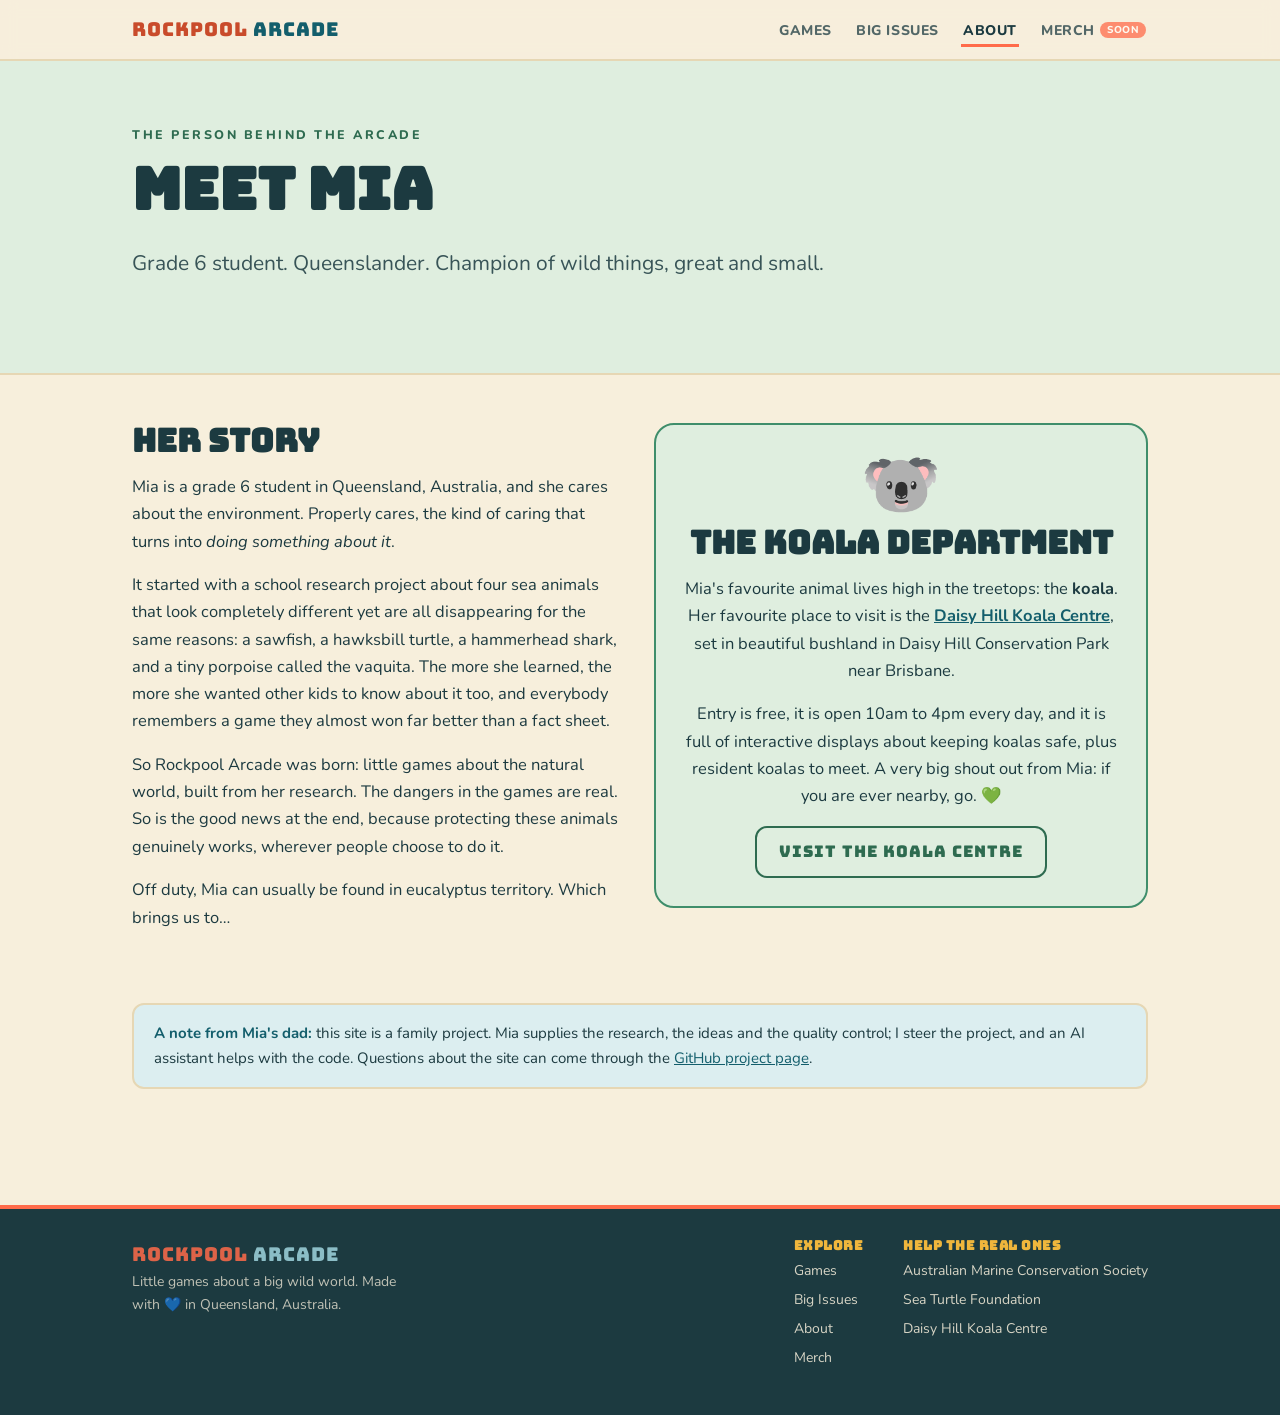
<file: about.html>
<!doctype html>
<html lang="en">
<head>
<meta charset="utf-8">
<meta name="viewport" content="width=device-width, initial-scale=1">
<title>About | Rockpool Arcade</title>
<meta name="description" content="Rockpool Arcade is run by Mia, a grade 6 student in Queensland, Australia who cares about the environment, with a special soft spot for koalas and the Daisy Hill Koala Centre.">
<link rel="icon" href="data:image/svg+xml,<svg xmlns='http://www.w3.org/2000/svg' viewBox='0 0 100 100'><text y='.9em' font-size='90'>&#127918;</text></svg>">
<link rel="canonical" href="https://rockpoolarcade.com/about.html">
<link rel="stylesheet" href="https://fonts.googleapis.com/css2?family=Bungee&family=Nunito:ital,wght@0,400;0,700;0,800;1,400&display=swap">
<link rel="stylesheet" href="style.css?v=3">
<script async src="https://www.googletagmanager.com/gtag/js?id=G-RVWPYEZ4Z4"></script>
<script>
window.dataLayer = window.dataLayer || [];
function gtag(){dataLayer.push(arguments);}
gtag('js', new Date()); gtag('config', 'G-RVWPYEZ4Z4');
</script>
</head>
<body>

<header>
  <nav class="nav" aria-label="Main">
    <a class="logo" href="index.html">ROCKPOOL <span>ARCADE</span></a>
    <ul>
      <li><a class="link" href="index.html">Games</a></li>
      <li><a class="link" href="environment.html">Big Issues</a></li>
      <li><a class="link" href="about.html" aria-current="page">About</a></li>
      <li><a class="link" href="merch.html">Merch<span class="pill">soon</span></a></li>
    </ul>
  </nav>
</header>

<div class="hero gum">
  <div class="hero-inner">
    <p class="eyebrow">The person behind the arcade</p>
    <h1>Meet Mia</h1>
    <p class="lede">Grade 6 student. Queenslander. Champion of wild things,
    great and small.</p>
  </div>
</div>

<main>
  <section class="bio" aria-label="Mia's story">
    <div>
      <h2>Her story</h2>
      <p>Mia is a grade 6 student in Queensland, Australia, and she cares about
      the environment. Properly cares, the kind of caring that turns into
      <em>doing something about it</em>.</p>
      <p>It started with a school research project about four sea animals that look
      completely different yet are all disappearing for the same reasons: a sawfish, a
      hawksbill turtle, a hammerhead shark, and a tiny porpoise called the vaquita.
      The more she learned, the more she wanted other kids to know about it too, and
      everybody remembers a game they almost won far better than a fact sheet.</p>
      <p>So Rockpool Arcade was born: little games about the natural world, built from
      her research. The dangers in the games are real. So is the good news at the end,
      because protecting these animals genuinely works, wherever people choose to do it.</p>
      <p>Off duty, Mia can usually be found in eucalyptus territory.
      Which brings us to&hellip;</p>
    </div>
    <div class="koala-card">
      <div class="big" aria-hidden="true">&#128040;</div>
      <h2>The koala department</h2>
      <p>Mia's favourite animal lives high in the treetops: the <b>koala</b>.
      Her favourite place to visit is the
      <a href="https://parks.qld.gov.au/parks/daisy-hill-koala-centre" rel="noopener"><b>Daisy
      Hill Koala Centre</b></a>, set in beautiful bushland in Daisy Hill Conservation
      Park near Brisbane.</p>
      <p>Entry is free, it is open 10am to 4pm every day, and it is full of interactive
      displays about keeping koalas safe, plus resident koalas to meet.
      A very big shout out from Mia: if you are ever nearby, go. &#128154;</p>
      <a class="btn ghost" href="https://parks.qld.gov.au/parks/daisy-hill-koala-centre" rel="noopener">Visit the Koala Centre</a>
    </div>
  </section>

  <section>
    <div class="note">
      <b>A note from Mia's dad:</b> this site is a family project. Mia supplies the
      research, the ideas and the quality control; I steer the project, and an AI
      assistant helps with the code. Questions about the site can come through the
      <a href="https://github.com/James-J-Walshe/the-long-swim" rel="noopener">GitHub project page</a>.
    </div>
  </section>
</main>

<footer>
  <div class="foot">
    <div>
      <a class="logo" href="index.html">ROCKPOOL <span>ARCADE</span></a>
      <p class="tag">Little games about a big wild world. Made with &#128153; in Queensland, Australia.</p>
    </div>
    <div class="cols">
      <div>
        <h3>Explore</h3>
        <ul>
          <li><a href="index.html">Games</a></li>
          <li><a href="environment.html">Big Issues</a></li>
          <li><a href="about.html">About</a></li>
          <li><a href="merch.html">Merch</a></li>
        </ul>
      </div>
      <div>
        <h3>Help the real ones</h3>
        <ul>
          <li><a href="https://www.marineconservation.org.au/" rel="noopener">Australian Marine Conservation Society</a></li>
          <li><a href="https://seaturtlefoundation.org/" rel="noopener">Sea Turtle Foundation</a></li>
          <li><a href="https://parks.qld.gov.au/parks/daisy-hill-koala-centre" rel="noopener">Daisy Hill Koala Centre</a></li>
        </ul>
      </div>
    </div>
  </div>
</footer>

</body>
</html>
</file>
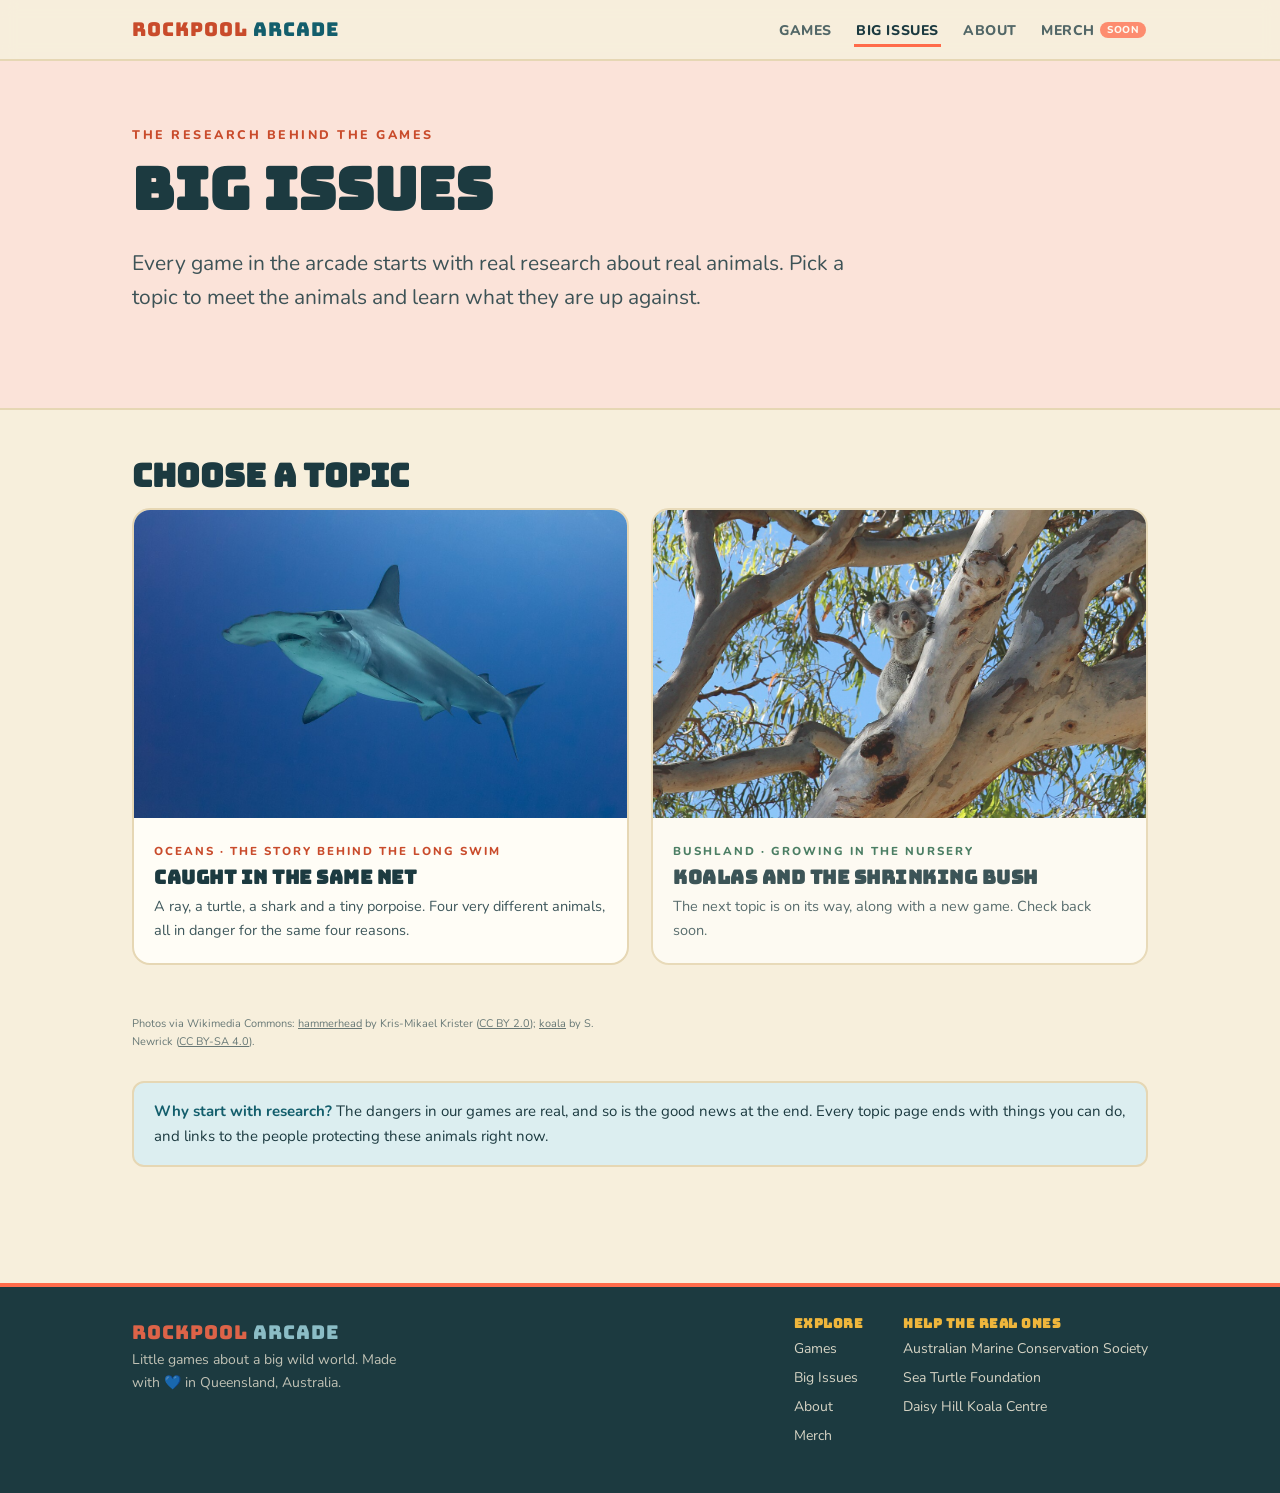
<file: environment.html>
<!doctype html>
<html lang="en">
<head>
<meta charset="utf-8">
<meta name="viewport" content="width=device-width, initial-scale=1">
<title>Big Issues | Rockpool Arcade</title>
<meta name="description" content="The research behind Rockpool Arcade's games: real conservation stories, one topic at a time, starting with four ocean animals caught in the same net.">
<link rel="icon" href="data:image/svg+xml,<svg xmlns='http://www.w3.org/2000/svg' viewBox='0 0 100 100'><text y='.9em' font-size='90'>&#127918;</text></svg>">
<link rel="canonical" href="https://rockpoolarcade.com/environment.html">
<link rel="stylesheet" href="https://fonts.googleapis.com/css2?family=Bungee&family=Nunito:ital,wght@0,400;0,700;0,800;1,400&display=swap">
<link rel="stylesheet" href="style.css?v=3">
<script async src="https://www.googletagmanager.com/gtag/js?id=G-RVWPYEZ4Z4"></script>
<script>
window.dataLayer = window.dataLayer || [];
function gtag(){dataLayer.push(arguments);}
gtag('js', new Date()); gtag('config', 'G-RVWPYEZ4Z4');
</script>
</head>
<body>

<header>
  <nav class="nav" aria-label="Main">
    <a class="logo" href="index.html">ROCKPOOL <span>ARCADE</span></a>
    <ul>
      <li><a class="link" href="index.html">Games</a></li>
      <li><a class="link" href="environment.html" aria-current="page">Big Issues</a></li>
      <li><a class="link" href="about.html">About</a></li>
      <li><a class="link" href="merch.html">Merch<span class="pill">soon</span></a></li>
    </ul>
  </nav>
</header>

<div class="hero coral">
  <div class="hero-inner">
    <p class="eyebrow">The research behind the games</p>
    <h1>Big issues</h1>
    <p class="lede">Every game in the arcade starts with real research about real animals.
    Pick a topic to meet the animals and learn what they are up against.</p>
  </div>
</div>

<main>
  <section aria-labelledby="topics">
    <h2 id="topics">Choose a topic</h2>
    <div class="tiles">
      <a class="tile" href="issues/caught-in-the-same-net.html">
        <img src="images/hammerhead.jpg" alt="A scalloped hammerhead shark swimming in blue water off Costa Rica" width="1200" height="675">
        <div class="body">
          <span class="kicker">Oceans &middot; the story behind The Long Swim</span>
          <h3>Caught in the same net</h3>
          <p>A ray, a turtle, a shark and a tiny porpoise. Four very different animals,
          all in danger for the same four reasons.</p>
        </div>
      </a>
      <div class="tile soon">
        <img src="images/koala.jpg" alt="A koala resting in a eucalyptus tree at Amity Point, North Stradbroke Island" width="1200" height="675">
        <div class="body">
          <span class="kicker">Bushland &middot; growing in the nursery</span>
          <h3>Koalas and the shrinking bush</h3>
          <p>The next topic is on its way, along with a new game. Check back soon.</p>
        </div>
      </div>
    </div>
  </section>

  <p class="credit" style="margin:-6px 0 30px">Photos via Wikimedia Commons:
    <a href="https://commons.wikimedia.org/wiki/File:Scalloped_hammerhead_shark_(Sphyrna_lewini)_Costa_Rica.jpg" rel="noopener">hammerhead</a> by Kris-Mikael Krister (<a href="https://creativecommons.org/licenses/by/2.0" rel="noopener">CC BY 2.0</a>);
    <a href="https://commons.wikimedia.org/wiki/File:Koala_at_Amity_Point_(North_Stradbroke_Island).jpg" rel="noopener">koala</a> by S. Newrick (<a href="https://creativecommons.org/licenses/by-sa/4.0" rel="noopener">CC BY-SA 4.0</a>).</p>

  <section>
    <div class="note">
      <b>Why start with research?</b> The dangers in our games are real, and so is the good
      news at the end. Every topic page ends with things you can do, and links to the people
      protecting these animals right now.
    </div>
  </section>
</main>

<footer>
  <div class="foot">
    <div>
      <a class="logo" href="index.html">ROCKPOOL <span>ARCADE</span></a>
      <p class="tag">Little games about a big wild world. Made with &#128153; in Queensland, Australia.</p>
    </div>
    <div class="cols">
      <div>
        <h3>Explore</h3>
        <ul>
          <li><a href="index.html">Games</a></li>
          <li><a href="environment.html">Big Issues</a></li>
          <li><a href="about.html">About</a></li>
          <li><a href="merch.html">Merch</a></li>
        </ul>
      </div>
      <div>
        <h3>Help the real ones</h3>
        <ul>
          <li><a href="https://www.marineconservation.org.au/" rel="noopener">Australian Marine Conservation Society</a></li>
          <li><a href="https://seaturtlefoundation.org/" rel="noopener">Sea Turtle Foundation</a></li>
          <li><a href="https://parks.qld.gov.au/parks/daisy-hill-koala-centre" rel="noopener">Daisy Hill Koala Centre</a></li>
        </ul>
      </div>
    </div>
  </div>
</footer>

</body>
</html>
</file>
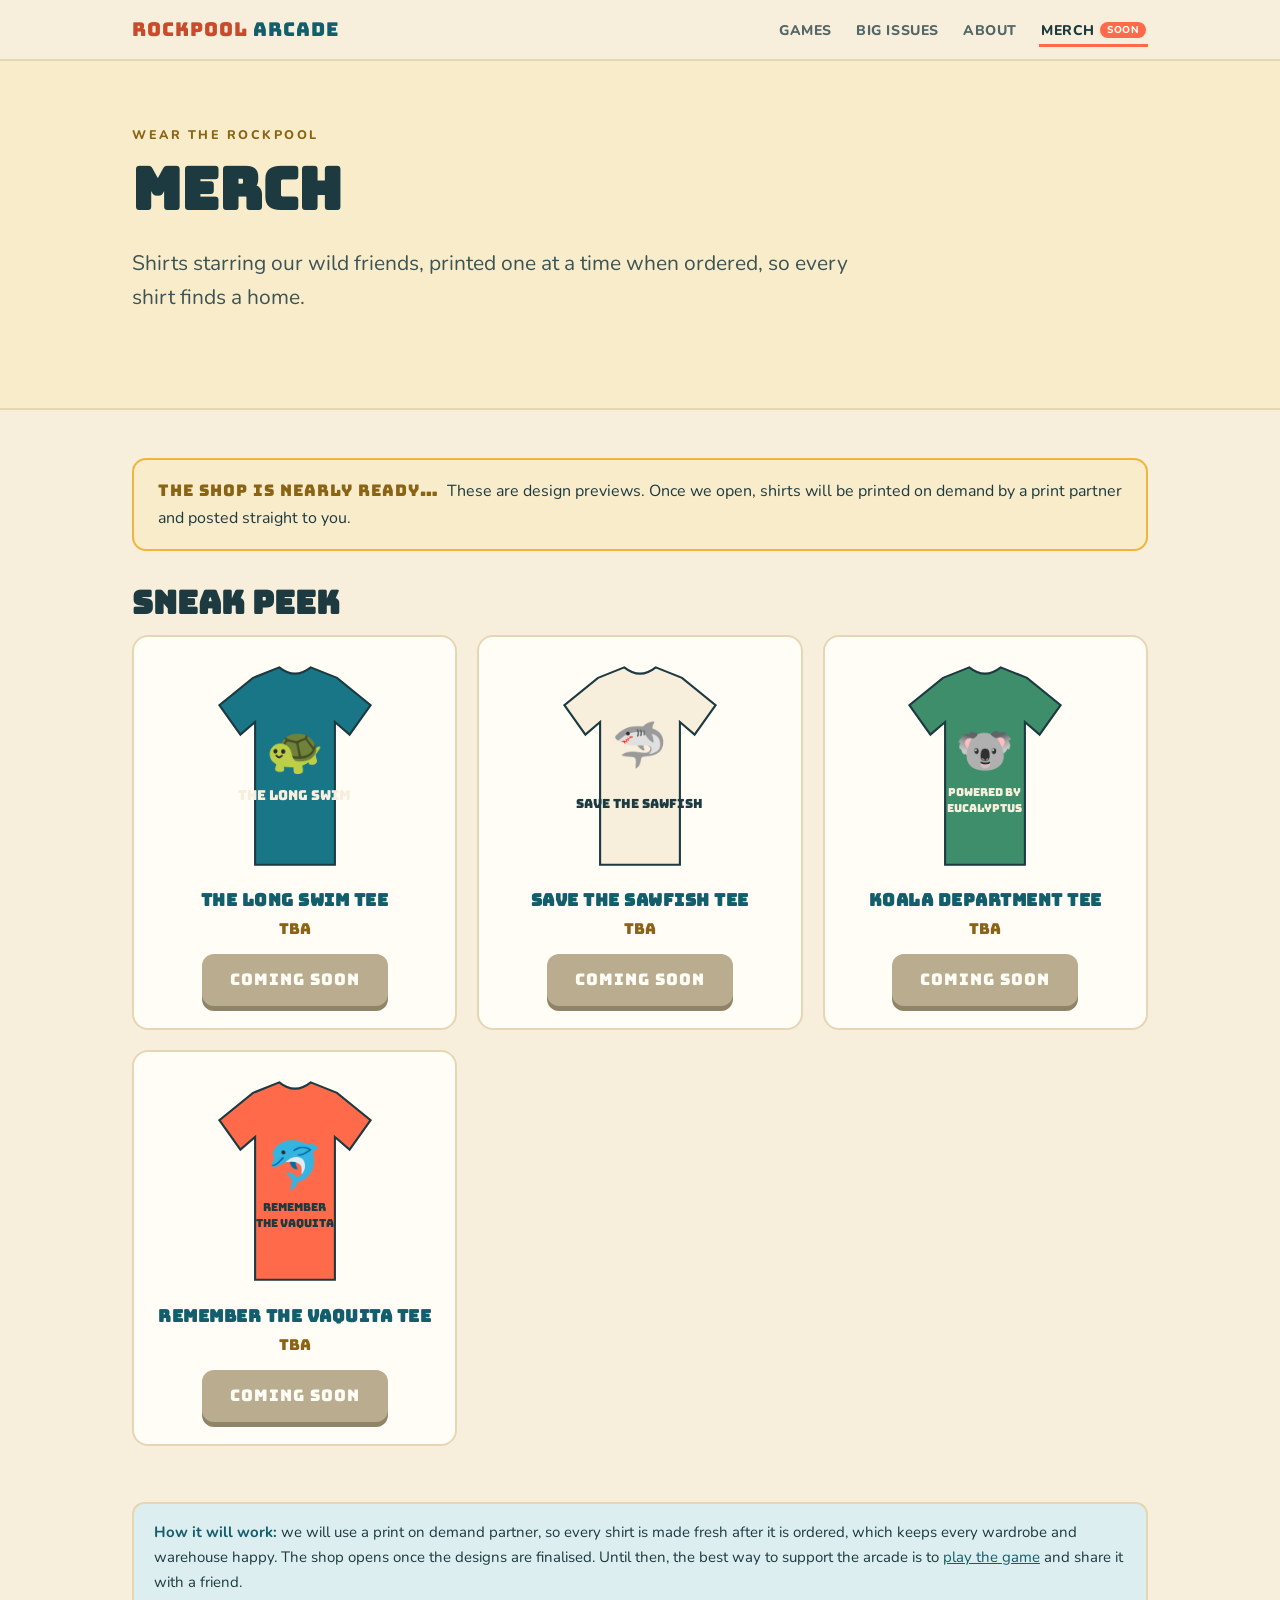
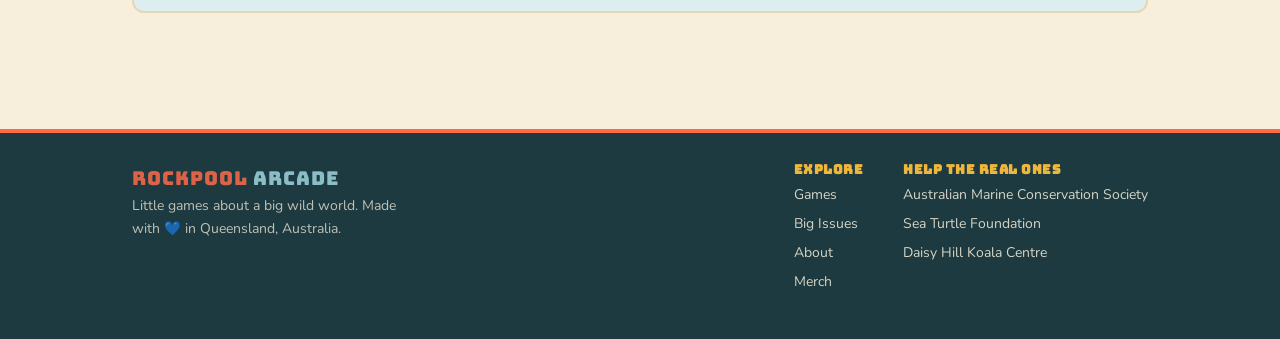
<file: merch.html>
<!doctype html>
<html lang="en">
<head>
<meta charset="utf-8">
<meta name="viewport" content="width=device-width, initial-scale=1">
<title>Merch | Rockpool Arcade</title>
<meta name="description" content="Rockpool Arcade merch: shirts printed on demand, starring our wild friends. The shop opens soon; here is a sneak peek at the designs.">
<link rel="icon" href="data:image/svg+xml,<svg xmlns='http://www.w3.org/2000/svg' viewBox='0 0 100 100'><text y='.9em' font-size='90'>&#127918;</text></svg>">
<meta name="robots" content="noindex">
<link rel="canonical" href="https://rockpoolarcade.com/merch.html">
<link rel="stylesheet" href="https://fonts.googleapis.com/css2?family=Bungee&family=Nunito:ital,wght@0,400;0,700;0,800;1,400&display=swap">
<link rel="stylesheet" href="style.css?v=3">
<script async src="https://www.googletagmanager.com/gtag/js?id=G-RVWPYEZ4Z4"></script>
<script>
window.dataLayer = window.dataLayer || [];
function gtag(){dataLayer.push(arguments);}
gtag('js', new Date()); gtag('config', 'G-RVWPYEZ4Z4');
</script>
</head>
<body>

<header>
  <nav class="nav" aria-label="Main">
    <a class="logo" href="index.html">ROCKPOOL <span>ARCADE</span></a>
    <ul>
      <li><a class="link" href="index.html">Games</a></li>
      <li><a class="link" href="environment.html">Big Issues</a></li>
      <li><a class="link" href="about.html">About</a></li>
      <li><a class="link" href="merch.html" aria-current="page">Merch<span class="pill">soon</span></a></li>
    </ul>
  </nav>
</header>

<div class="hero sun">
  <div class="hero-inner">
    <p class="eyebrow">Wear the rockpool</p>
    <h1>Merch</h1>
    <p class="lede">Shirts starring our wild friends, printed one at a time when
    ordered, so every shirt finds a home.</p>
  </div>
</div>

<main>
  <div class="soon-banner">
    <b>The shop is nearly ready&hellip;</b> &nbsp;These are design previews. Once we
    open, shirts will be printed on demand by a print partner and posted straight
    to you.
  </div>

  <section aria-labelledby="designs">
    <h2 id="designs">Sneak peek</h2>
    <div class="grid cols2" style="grid-template-columns:repeat(auto-fit,minmax(240px,1fr));">

      <div class="tee">
        <svg viewBox="0 0 200 210" role="img" aria-label="Tide teal tee shirt with a sea turtle and the words The Long Swim">
          <path d="M60,18 L85,8 Q100,20 115,8 L140,18 L172,44 L152,72 L138,60 L138,196 L62,196 L62,60 L48,72 L28,44 Z"
                fill="#197687" stroke="#1c3a40" stroke-width="2"/>
          <text x="100" y="102" font-size="44" text-anchor="middle">&#128034;</text>
          <text x="100" y="134" font-size="13" text-anchor="middle" fill="#f7efdc"
                font-family="Bungee, cursive">THE LONG SWIM</text>
        </svg>
        <h3>The Long Swim tee</h3>
        <p class="price">TBA</p>
        <a class="btn" aria-disabled="true" role="link">Coming soon</a>
      </div>

      <div class="tee">
        <svg viewBox="0 0 200 210" role="img" aria-label="Shell paper tee shirt with a shark and the words Save the Sawfish">
          <path d="M60,18 L85,8 Q100,20 115,8 L140,18 L172,44 L152,72 L138,60 L138,196 L62,196 L62,60 L48,72 L28,44 Z"
                fill="#f7efdc" stroke="#1c3a40" stroke-width="2"/>
          <text x="100" y="96" font-size="42" text-anchor="middle">&#129416;</text>
          <text x="100" y="142" font-size="12" text-anchor="middle" fill="#1c3a40"
                font-family="Bungee, cursive">SAVE THE SAWFISH</text>
        </svg>
        <h3>Save the Sawfish tee</h3>
        <p class="price">TBA</p>
        <a class="btn" aria-disabled="true" role="link">Coming soon</a>
      </div>

      <div class="tee">
        <svg viewBox="0 0 200 210" role="img" aria-label="Eucalyptus green tee shirt with a koala and the words Powered by Eucalyptus">
          <path d="M60,18 L85,8 Q100,20 115,8 L140,18 L172,44 L152,72 L138,60 L138,196 L62,196 L62,60 L48,72 L28,44 Z"
                fill="#3f8e6b" stroke="#1c3a40" stroke-width="2"/>
          <text x="100" y="102" font-size="44" text-anchor="middle">&#128040;</text>
          <text x="100" y="130" font-size="10.5" text-anchor="middle" fill="#f7efdc"
                font-family="Bungee, cursive">POWERED BY</text>
          <text x="100" y="146" font-size="10.5" text-anchor="middle" fill="#f7efdc"
                font-family="Bungee, cursive">EUCALYPTUS</text>
        </svg>
        <h3>Koala department tee</h3>
        <p class="price">TBA</p>
        <a class="btn" aria-disabled="true" role="link">Coming soon</a>
      </div>

      <div class="tee">
        <svg viewBox="0 0 200 210" role="img" aria-label="Coral tee shirt with a dolphin and the words Remember the Vaquita">
          <path d="M60,18 L85,8 Q100,20 115,8 L140,18 L172,44 L152,72 L138,60 L138,196 L62,196 L62,60 L48,72 L28,44 Z"
                fill="#ff6b4a" stroke="#1c3a40" stroke-width="2"/>
          <text x="100" y="102" font-size="44" text-anchor="middle">&#128044;</text>
          <text x="100" y="130" font-size="10.5" text-anchor="middle" fill="#1c3a40"
                font-family="Bungee, cursive">REMEMBER</text>
          <text x="100" y="146" font-size="10.5" text-anchor="middle" fill="#1c3a40"
                font-family="Bungee, cursive">THE VAQUITA</text>
        </svg>
        <h3>Remember the Vaquita tee</h3>
        <p class="price">TBA</p>
        <a class="btn" aria-disabled="true" role="link">Coming soon</a>
      </div>

    </div>
  </section>

  <section>
    <div class="note">
      <b>How it will work:</b> we will use a print on demand partner, so every shirt is
      made fresh after it is ordered, which keeps every wardrobe and warehouse happy.
      The shop opens once the designs are finalised. Until then, the best way to support
      the arcade is to
      <a href="https://rockpoolarcade.com/the-long-swim/">play the game</a> and share
      it with a friend.
    </div>
  </section>
</main>

<footer>
  <div class="foot">
    <div>
      <a class="logo" href="index.html">ROCKPOOL <span>ARCADE</span></a>
      <p class="tag">Little games about a big wild world. Made with &#128153; in Queensland, Australia.</p>
    </div>
    <div class="cols">
      <div>
        <h3>Explore</h3>
        <ul>
          <li><a href="index.html">Games</a></li>
          <li><a href="environment.html">Big Issues</a></li>
          <li><a href="about.html">About</a></li>
          <li><a href="merch.html">Merch</a></li>
        </ul>
      </div>
      <div>
        <h3>Help the real ones</h3>
        <ul>
          <li><a href="https://www.marineconservation.org.au/" rel="noopener">Australian Marine Conservation Society</a></li>
          <li><a href="https://seaturtlefoundation.org/" rel="noopener">Sea Turtle Foundation</a></li>
          <li><a href="https://parks.qld.gov.au/parks/daisy-hill-koala-centre" rel="noopener">Daisy Hill Koala Centre</a></li>
        </ul>
      </div>
    </div>
  </div>
</footer>

</body>
</html>
</file>
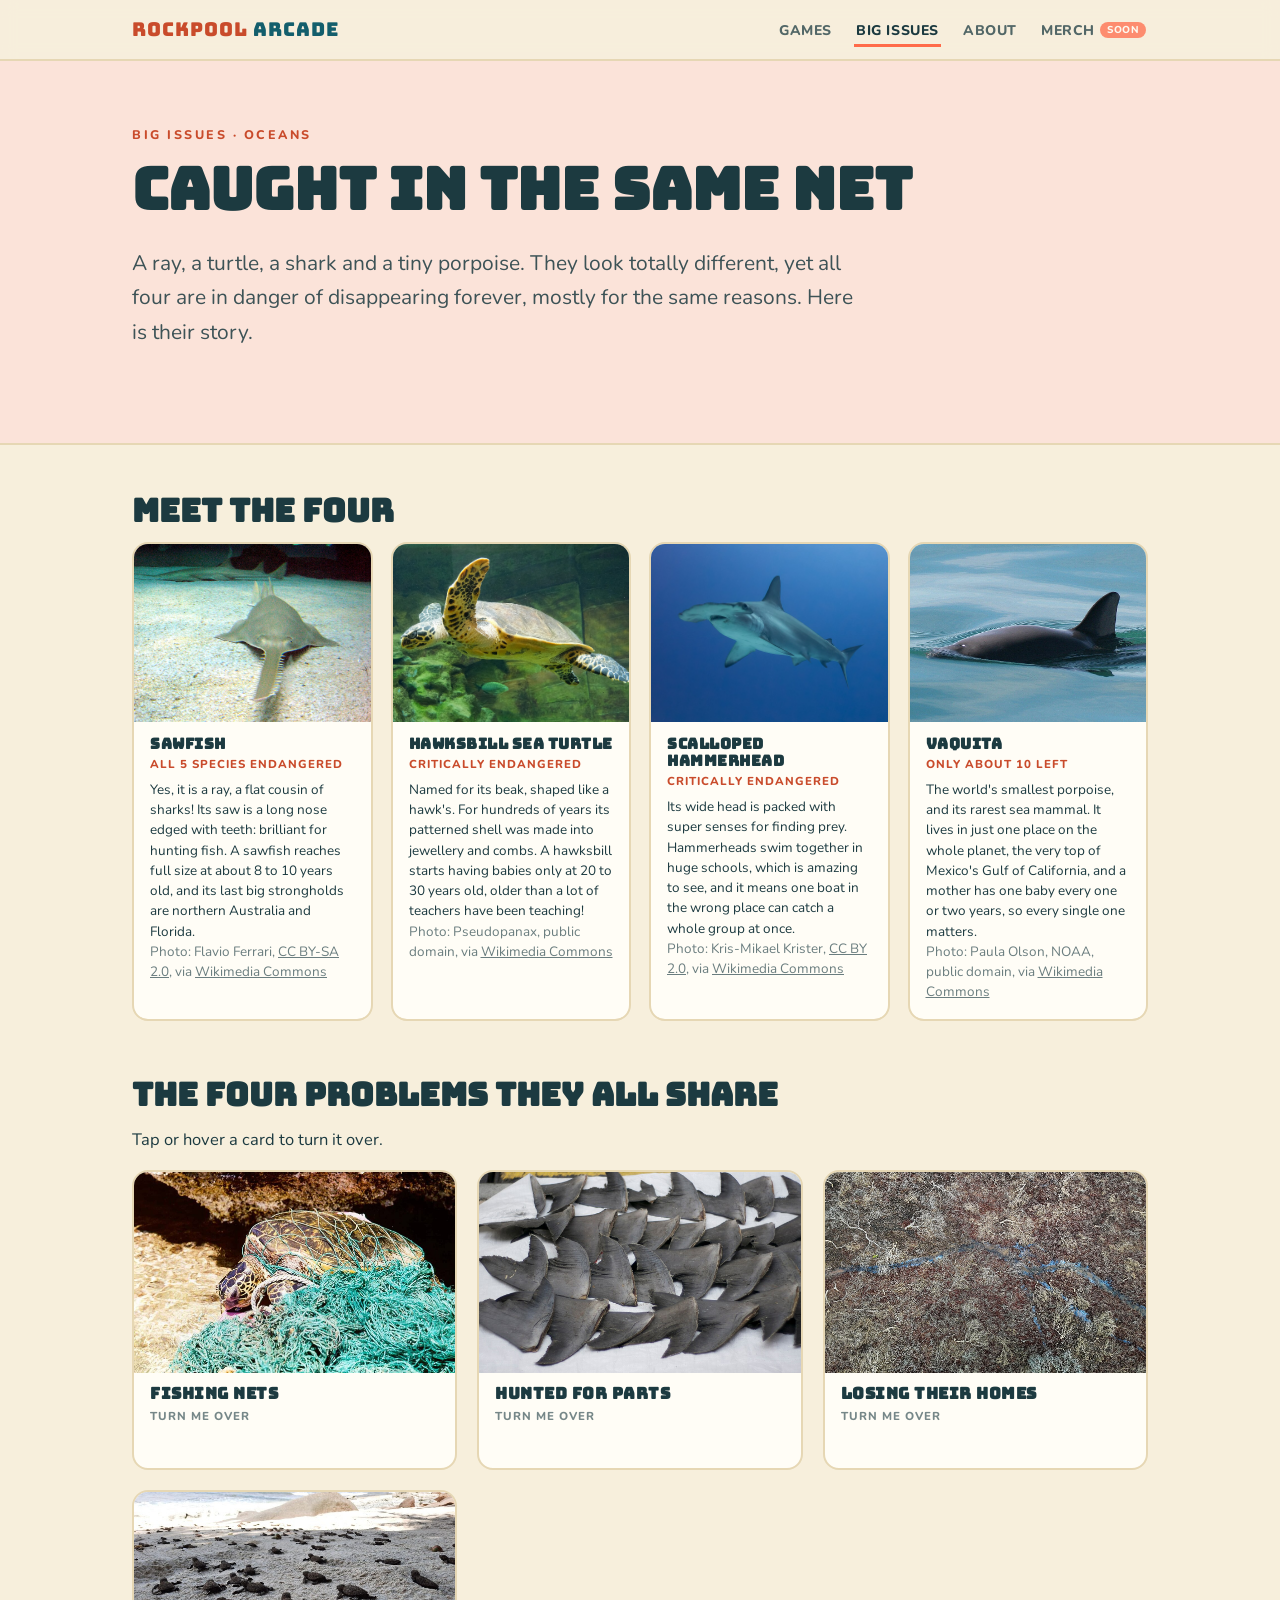
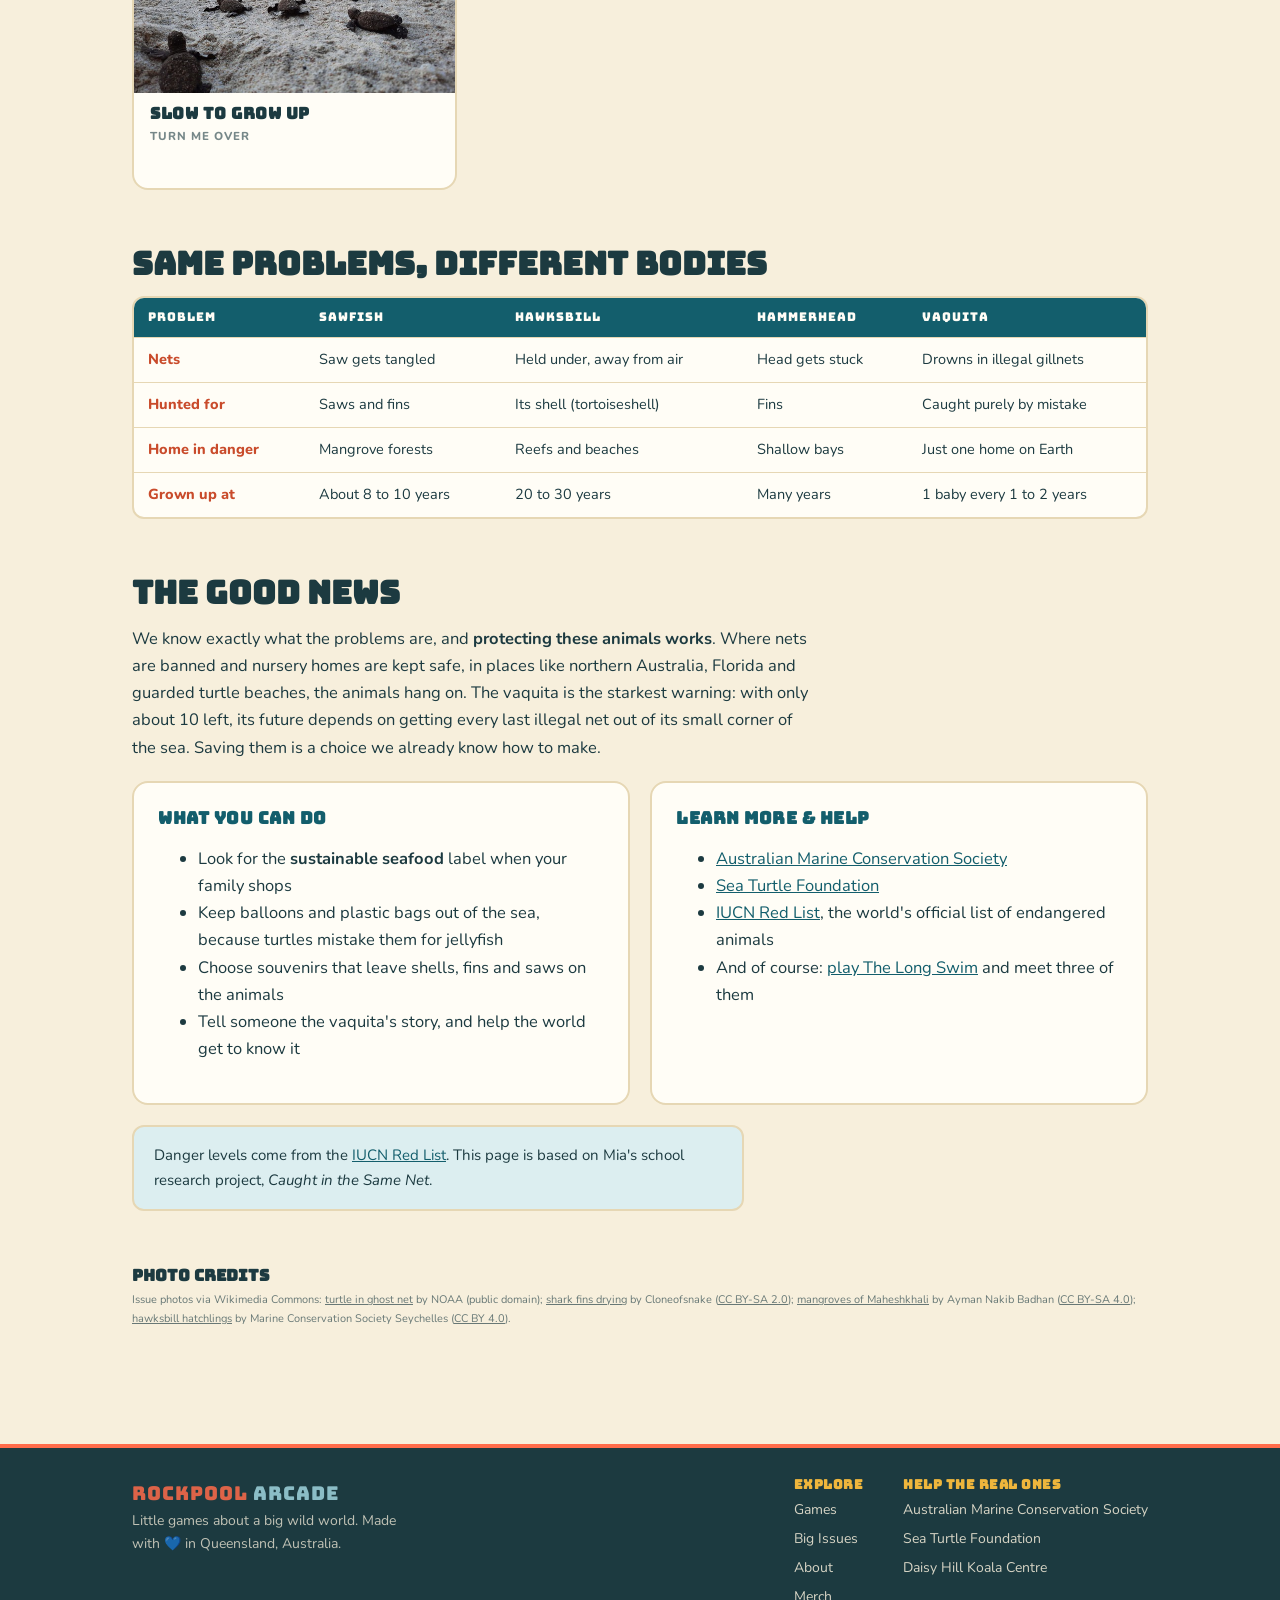
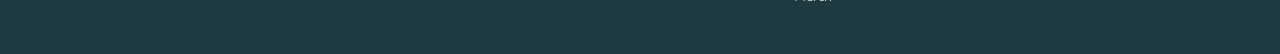
<file: issues/caught-in-the-same-net.html>
<!doctype html>
<html lang="en">
<head>
<meta charset="utf-8">
<meta name="viewport" content="width=device-width, initial-scale=1">
<title>Caught in the Same Net | Rockpool Arcade</title>
<meta name="description" content="Four animals, one big problem. Meet the sawfish, hawksbill turtle, scalloped hammerhead and vaquita, and the four shared dangers: fishing nets, the wildlife trade, habitat loss and slow breeding.">
<link rel="icon" href="data:image/svg+xml,<svg xmlns='http://www.w3.org/2000/svg' viewBox='0 0 100 100'><text y='.9em' font-size='90'>&#127918;</text></svg>">
<link rel="canonical" href="https://rockpoolarcade.com/issues/caught-in-the-same-net.html">
<meta property="og:type" content="article">
<meta property="og:site_name" content="Rockpool Arcade">
<meta property="og:title" content="Caught in the Same Net">
<meta property="og:description" content="Four very different ocean animals, all in danger for the same four reasons. The research behind The Long Swim.">
<meta property="og:image" content="https://rockpoolarcade.com/images/hammerhead.jpg">
<link rel="stylesheet" href="https://fonts.googleapis.com/css2?family=Bungee&family=Nunito:ital,wght@0,400;0,700;0,800;1,400&display=swap">
<link rel="stylesheet" href="../style.css?v=3">
<script async src="https://www.googletagmanager.com/gtag/js?id=G-RVWPYEZ4Z4"></script>
<script>
window.dataLayer = window.dataLayer || [];
function gtag(){dataLayer.push(arguments);}
gtag('js', new Date()); gtag('config', 'G-RVWPYEZ4Z4');
</script>
</head>
<body>

<header>
  <nav class="nav" aria-label="Main">
    <a class="logo" href="../index.html">ROCKPOOL <span>ARCADE</span></a>
    <ul>
      <li><a class="link" href="../index.html">Games</a></li>
      <li><a class="link" href="../environment.html" aria-current="page">Big Issues</a></li>
      <li><a class="link" href="../about.html">About</a></li>
      <li><a class="link" href="../merch.html">Merch<span class="pill">soon</span></a></li>
    </ul>
  </nav>
</header>

<div class="hero coral">
  <div class="hero-inner">
    <p class="eyebrow"><a href="../environment.html" style="color:inherit;text-decoration:none">Big Issues</a> &middot; Oceans</p>
    <h1>Caught in the same&nbsp;net</h1>
    <p class="lede">A ray, a turtle, a shark and a tiny porpoise. They look totally
    different, yet all four are in danger of disappearing forever, mostly for
    the same reasons. Here is their story.</p>
  </div>
</div>

<main>
  <section aria-labelledby="animals">
    <h2 id="animals">Meet the four</h2>
    <div class="animals">
      <div class="acard">
        <img src="../images/sawfish.jpg" alt="A green sawfish resting on the sand, its long toothed saw pointing toward the camera" width="1200" height="900">
        <div class="body">
          <h3>Sawfish</h3>
          <span class="status">All 5 species endangered</span>
          <p>Yes, it is a ray, a flat cousin of sharks! Its saw is a long nose edged with
          teeth: brilliant for hunting fish. A sawfish reaches full size at about 8 to 10
          years old, and its last big strongholds are northern Australia and Florida.</p>
          <p class="credit">Photo: Flavio Ferrari, <a href="https://creativecommons.org/licenses/by-sa/2.0" rel="noopener">CC BY-SA 2.0</a>, via <a href="https://commons.wikimedia.org/wiki/File:Sawfish_genova.jpg" rel="noopener">Wikimedia Commons</a></p>
        </div>
      </div>
      <div class="acard">
        <img src="../images/hawksbill.jpg" alt="A hawksbill sea turtle swimming, showing its hooked beak and patterned shell" width="1200" height="800">
        <div class="body">
          <h3>Hawksbill sea turtle</h3>
          <span class="status">Critically endangered</span>
          <p>Named for its beak, shaped like a hawk's. For hundreds of years its patterned
          shell was made into jewellery and combs. A hawksbill starts having babies only at
          20 to 30 years old, older than a lot of teachers have been teaching!</p>
          <p class="credit">Photo: Pseudopanax, public domain, via <a href="https://commons.wikimedia.org/wiki/File:Hawksbill_sea_turtle_swimming.jpg" rel="noopener">Wikimedia Commons</a></p>
        </div>
      </div>
      <div class="acard">
        <img src="../images/hammerhead.jpg" alt="A scalloped hammerhead shark swimming in blue water off Costa Rica" width="1200" height="675">
        <div class="body">
          <h3>Scalloped hammerhead</h3>
          <span class="status">Critically endangered</span>
          <p>Its wide head is packed with super senses for finding prey. Hammerheads swim
          together in huge schools, which is amazing to see, and it means one boat in the
          wrong place can catch a whole group at once.</p>
          <p class="credit">Photo: Kris-Mikael Krister, <a href="https://creativecommons.org/licenses/by/2.0" rel="noopener">CC BY 2.0</a>, via <a href="https://commons.wikimedia.org/wiki/File:Scalloped_hammerhead_shark_(Sphyrna_lewini)_Costa_Rica.jpg" rel="noopener">Wikimedia Commons</a></p>
        </div>
      </div>
      <div class="acard">
        <img src="../images/vaquita.jpg" alt="A vaquita porpoise surfacing in the Gulf of California, showing its dark eye patch" width="1200" height="590">
        <div class="body">
          <h3>Vaquita</h3>
          <span class="status">Only about 10 left</span>
          <p>The world's smallest porpoise, and its rarest sea mammal. It lives in just one
          place on the whole planet, the very top of Mexico's Gulf of California, and a
          mother has one baby every one or two years, so every single one matters.</p>
          <p class="credit">Photo: Paula Olson, NOAA, public domain, via <a href="https://commons.wikimedia.org/wiki/File:Vaquita4_Olson_NOAA.jpg" rel="noopener">Wikimedia Commons</a></p>
        </div>
      </div>
    </div>
  </section>

  <section aria-labelledby="problems">
    <h2 id="problems">The four problems they all share</h2>
    <p>Tap or hover a card to turn it over.</p>
    <div class="flips">
      <button class="flip" type="button" aria-label="Fishing nets. Turn card to read more.">
        <div class="inner">
          <div class="face front">
            <img src="../images/issue-nets.jpg" alt="A sea turtle tangled in a drifting green fishing net" width="1200" height="794">
            <h3>Fishing nets</h3>
            <p class="hint">Turn me over</p>
          </div>
          <div class="face back">
            <h3>Fishing nets</h3>
            <p>Saws, shells, hammer shaped heads, even little porpoises: all of them tangle in
            fishing nets really easily. Most of the time the boats were after something else
            entirely. They just got stuck. Scientists call this <b>bycatch</b>. Turtles and
            vaquitas breathe air, so a net that holds them under is the biggest danger of all.</p>
          </div>
        </div>
      </button>
      <button class="flip" type="button" aria-label="Hunted for parts. Turn card to read more.">
        <div class="inner">
          <div class="face front">
            <img src="../images/issue-hunted.jpg" alt="Shark fins laid out to dry on a city pavement" width="1200" height="675">
            <h3>Hunted for parts</h3>
            <p class="hint">Turn me over</p>
          </div>
          <div class="face back">
            <h3>Hunted for parts</h3>
            <p>People pay a lot of money for fins, saws and patterned shells. Selling these
            parts between countries is against the law now, yet it still happens in secret.
            Hammerhead fins are among the most expensive in the shark fin trade, and
            "tortoiseshell" was really hawksbill shell.</p>
          </div>
        </div>
      </button>
      <button class="flip" type="button" aria-label="Losing their homes. Turn card to read more.">
        <div class="inner">
          <div class="face front">
            <img src="../images/issue-homes.jpg" alt="Cleared and damaged mangrove trees along a coastline" width="1200" height="800">
            <h3>Losing their homes</h3>
            <p class="hint">Turn me over</p>
          </div>
          <div class="face back">
            <h3>Losing their homes</h3>
            <p>They grow up in shallow water near the coast: mangrove forests, coral reefs
            and quiet beaches. People keep building over exactly these places. Baby sawfish
            hide among mangrove roots, hawksbills lay eggs on quiet beaches, and young
            hammerheads grow up in sheltered bays.</p>
          </div>
        </div>
      </button>
      <button class="flip" type="button" aria-label="Slow to grow up. Turn card to read more.">
        <div class="inner">
          <div class="face front">
            <img src="../images/issue-slow.jpg" alt="Tiny hawksbill turtle hatchlings crawling across sand toward the sea" width="640" height="480">
            <h3>Slow to grow up</h3>
            <p class="hint">Turn me over</p>
          </div>
          <div class="face back">
            <h3>Slow to grow up</h3>
            <p>They take many years to become adults and raise only a few babies. When many
            are lost, it takes a very, very long time for their numbers to recover. A sawfish
            needs 8 to 10 years, a hawksbill 20 to 30, and a vaquita mother has one baby
            every one or two years.</p>
          </div>
        </div>
      </button>
    </div>
  </section>

  <section aria-labelledby="compare">
    <h2 id="compare">Same problems, different bodies</h2>
    <div class="tablewrap">
      <table>
        <thead>
          <tr><th>Problem</th><th>Sawfish</th><th>Hawksbill</th><th>Hammerhead</th><th>Vaquita</th></tr>
        </thead>
        <tbody>
          <tr><td>Nets</td><td>Saw gets tangled</td><td>Held under, away from air</td><td>Head gets stuck</td><td>Drowns in illegal gillnets</td></tr>
          <tr><td>Hunted for</td><td>Saws and fins</td><td>Its shell (tortoiseshell)</td><td>Fins</td><td>Caught purely by mistake</td></tr>
          <tr><td>Home in danger</td><td>Mangrove forests</td><td>Reefs and beaches</td><td>Shallow bays</td><td>Just one home on Earth</td></tr>
          <tr><td>Grown up at</td><td>About 8 to 10 years</td><td>20 to 30 years</td><td>Many years</td><td>1 baby every 1 to 2 years</td></tr>
        </tbody>
      </table>
    </div>
  </section>

  <section aria-labelledby="goodnews">
    <h2 id="goodnews">The good news</h2>
    <p>We know exactly what the problems are, and <b>protecting these animals works</b>.
    Where nets are banned and nursery homes are kept safe, in places like northern
    Australia, Florida and guarded turtle beaches, the animals hang on. The vaquita is the
    starkest warning: with only about 10 left, its future depends on getting every last
    illegal net out of its small corner of the sea. Saving them is a choice we already
    know how to make.</p>
    <div class="grid cols2" style="margin-top:20px">
      <div class="card">
        <h3>What you can do</h3>
        <ul>
          <li>Look for the <b>sustainable seafood</b> label when your family shops</li>
          <li>Keep balloons and plastic bags out of the sea, because turtles mistake them for jellyfish</li>
          <li>Choose souvenirs that leave shells, fins and saws on the animals</li>
          <li>Tell someone the vaquita's story, and help the world get to know it</li>
        </ul>
      </div>
      <div class="card">
        <h3>Learn more &amp; help</h3>
        <ul>
          <li><a href="https://www.marineconservation.org.au/" rel="noopener">Australian Marine Conservation Society</a></li>
          <li><a href="https://seaturtlefoundation.org/" rel="noopener">Sea Turtle Foundation</a></li>
          <li><a href="https://www.iucnredlist.org/" rel="noopener">IUCN Red List</a>, the world's official list of endangered animals</li>
          <li>And of course: <a href="https://rockpoolarcade.com/the-long-swim/">play The Long Swim</a> and meet three of them</li>
        </ul>
      </div>
    </div>
    <p class="note" style="margin-top:20px">Danger levels come from the
    <a href="https://www.iucnredlist.org/" rel="noopener">IUCN Red List</a>. This page is based
    on Mia's school research project, <em>Caught in the Same Net</em>.</p>
  </section>

  <section aria-labelledby="credits">
    <h2 id="credits" style="font-size:16px">Photo credits</h2>
    <p class="credit" style="max-width:none">
      Issue photos via Wikimedia Commons:
      <a href="https://commons.wikimedia.org/wiki/File:Turtle_entangled_in_marine_debris_(ghost_net).jpg" rel="noopener">turtle in ghost net</a> by NOAA (public domain);
      <a href="https://commons.wikimedia.org/wiki/File:Shark_fins_Hong_Kong.jpg" rel="noopener">shark fins drying</a> by Cloneofsnake (<a href="https://creativecommons.org/licenses/by-sa/2.0" rel="noopener">CC BY-SA 2.0</a>);
      <a href="https://commons.wikimedia.org/wiki/File:Falling_Guardians;_Mangroves_of_Maheshkhali.jpg" rel="noopener">mangroves of Maheshkhali</a> by Ayman Nakib Badhan (<a href="https://creativecommons.org/licenses/by-sa/4.0" rel="noopener">CC BY-SA 4.0</a>);
      <a href="https://commons.wikimedia.org/wiki/File:Hawksbill_turtle_hatchlings_making_their_way_to_the_sea.jpg" rel="noopener">hawksbill hatchlings</a> by Marine Conservation Society Seychelles (<a href="https://creativecommons.org/licenses/by/4.0" rel="noopener">CC BY 4.0</a>).
    </p>
  </section>
</main>

<footer>
  <div class="foot">
    <div>
      <a class="logo" href="../index.html">ROCKPOOL <span>ARCADE</span></a>
      <p class="tag">Little games about a big wild world. Made with &#128153; in Queensland, Australia.</p>
    </div>
    <div class="cols">
      <div>
        <h3>Explore</h3>
        <ul>
          <li><a href="../index.html">Games</a></li>
          <li><a href="../environment.html">Big Issues</a></li>
          <li><a href="../about.html">About</a></li>
          <li><a href="../merch.html">Merch</a></li>
        </ul>
      </div>
      <div>
        <h3>Help the real ones</h3>
        <ul>
          <li><a href="https://www.marineconservation.org.au/" rel="noopener">Australian Marine Conservation Society</a></li>
          <li><a href="https://seaturtlefoundation.org/" rel="noopener">Sea Turtle Foundation</a></li>
          <li><a href="https://parks.qld.gov.au/parks/daisy-hill-koala-centre" rel="noopener">Daisy Hill Koala Centre</a></li>
        </ul>
      </div>
    </div>
  </div>
</footer>

<script>
// tap to flip on touch screens; hover handles it on desktop
document.querySelectorAll('.flip').forEach(function(card){
  card.addEventListener('click', function(){ card.classList.toggle('flipped'); });
});
</script>
</body>
</html>
</file>
<file: style.css>
/* Rockpool Arcade — "Gum & Tide" design theme
   A warm shell-paper ground with deep rock-ink text and four flat spot colours
   (coral, tide teal, eucalyptus, sun gold). The same five colours are the merch
   palette: paper and ink plus the four accents, all flat and print friendly. */
:root{
  --paper:#f7efdc; --card:#fffdf6; --sandline:#e6d7b4;
  --ink:#1c3a40; --ink2:#4b656c;
  --coral:#ff6b4a; --coraldeep:#c94b2b;
  --gum:#3f8e6b; --gumdeep:#2e6b50;
  --tide:#197687; --tidedeep:#135e6c;
  --sun:#efb63c; --sundeep:#8a6414;
  --tint-tide:#dceef0; --tint-coral:#fbe3d9; --tint-gum:#dfeedf; --tint-sun:#f9ecca;
}
*{box-sizing:border-box;}
html{scroll-behavior:smooth;}
body{
  margin:0; background:var(--paper); color:var(--ink);
  font-family:'Nunito',system-ui,-apple-system,'Segoe UI',sans-serif;
  font-size:16.5px; line-height:1.65;
}
h1,h2,h3{font-family:'Bungee',cursive; line-height:1.15; text-wrap:balance; margin:0 0 .4em; color:var(--ink);}
h1{font-size:clamp(34px,6vw,58px);}
h2{font-size:clamp(22px,3.4vw,32px);}
h3{font-size:17px; letter-spacing:.5px; color:var(--tidedeep);}
p{margin:0 0 1em; max-width:68ch;}
a{color:var(--tidedeep);}
img{max-width:100%; display:block;}

/* ---------- nav ---------- */
header{
  position:sticky; top:0; z-index:20;
  background:rgba(247,239,220,.94); backdrop-filter:blur(8px);
  border-bottom:2px solid var(--sandline);
}
.nav{max-width:1060px; margin:0 auto; padding:14px 22px;
  display:flex; align-items:center; gap:26px; flex-wrap:wrap;}
.logo{font-family:'Bungee',cursive; font-size:19px; color:var(--coraldeep);
  text-decoration:none; letter-spacing:1px;}
.logo span{color:var(--tidedeep);}
.nav ul{display:flex; gap:20px; list-style:none; margin:0 0 0 auto; padding:0; flex-wrap:wrap;}
.nav a.link{font-weight:800; font-size:14px; letter-spacing:.6px; text-transform:uppercase;
  color:var(--ink); text-decoration:none; opacity:.75; padding:4px 2px;
  border-bottom:3px solid transparent;}
.nav a.link:hover{opacity:1;}
.nav a.link[aria-current="page"]{color:var(--ink); opacity:1; border-bottom-color:var(--coral);}
.pill{font-size:10px; font-weight:800; background:var(--coral); color:#fffdf6;
  border-radius:8px; padding:1px 7px; margin-left:5px; vertical-align:2px; letter-spacing:.5px;}

/* ---------- heroes: one tinted band per page ---------- */
.hero{position:relative; overflow:hidden; background:var(--tint-tide);
  border-bottom:2px solid var(--sandline);}
.hero.coral{background:var(--tint-coral);}
.hero.gum{background:var(--tint-gum);}
.hero.sun{background:var(--tint-sun);}
.hero-inner{max-width:1060px; margin:0 auto; padding:64px 22px 72px; position:relative;}
.hero p.lede{font-size:clamp(17px,2.2vw,21px); color:var(--ink); opacity:.85; max-width:56ch;}
.eyebrow{font-weight:800; letter-spacing:2.5px; text-transform:uppercase; font-size:12.5px;
  color:var(--tidedeep); margin:0 0 10px;}
.hero.coral .eyebrow{color:var(--coraldeep);}
.hero.gum .eyebrow{color:var(--gumdeep);}
.hero.sun .eyebrow{color:var(--sundeep);}
.hero .waves{position:absolute; left:0; right:0; bottom:-2px; width:100%; height:56px; display:block;}

/* ---------- layout ---------- */
main{max-width:1060px; margin:0 auto; padding:48px 22px 30px;}
section{margin:0 0 56px;}
.grid{display:grid; gap:20px;}
.grid.cols2{grid-template-columns:repeat(auto-fit,minmax(300px,1fr));}
.grid.cols4{grid-template-columns:repeat(auto-fit,minmax(220px,1fr));}
.card{background:var(--card); border:2px solid var(--sandline); border-radius:16px; padding:24px;}
.card h3{margin-top:2px;}
.card .icon{font-size:30px; line-height:1; margin-bottom:10px; display:block;}
.note{background:var(--tint-tide); border:2px solid var(--sandline); border-radius:12px;
  padding:16px 20px; font-size:15px;}
.note b{color:var(--tidedeep);}

/* buttons */
.btn{display:inline-block; font-family:'Bungee',cursive; font-size:16px; color:#fffdf6;
  background:var(--coraldeep); border:none; border-radius:12px; padding:13px 28px; cursor:pointer;
  letter-spacing:1px; text-decoration:none; box-shadow:0 5px 0 #8f3018; transition:transform .1s;}
.btn:hover{transform:translateY(-2px);}
.btn:active{transform:translateY(2px); box-shadow:0 2px 0 #8f3018;}
.btn.ghost{background:transparent; color:var(--tidedeep); box-shadow:none;
  border:2px solid var(--tidedeep); padding:11px 22px;}
.btn[aria-disabled="true"]{background:#b9ac8f; color:#fffdf6;
  box-shadow:0 5px 0 #8f8468; cursor:not-allowed; transform:none;}
.btn:focus-visible{outline:3px solid var(--tidedeep); outline-offset:2px;}

/* ---------- game feature ---------- */
.feature{display:grid; gap:28px; grid-template-columns:repeat(auto-fit,minmax(320px,1fr));
  align-items:center; background:var(--card); border:2px solid var(--sandline);
  border-radius:20px; padding:28px; overflow:hidden;}
.feature img{border-radius:12px; border:2px solid var(--sandline); width:100%; height:auto;}
.feature ul{margin:0 0 18px; padding-left:20px;}
.feature li{margin-bottom:6px;}
.mystery{display:flex; align-items:center; justify-content:center; min-height:180px;
  border:2px dashed var(--sandline); border-radius:16px; background:rgba(255,253,246,.6);
  color:var(--ink2); font-family:'Bungee',cursive; font-size:15px;
  letter-spacing:1px; text-align:center; padding:20px;}

/* ---------- topic tiles (Big Issues landing) ---------- */
.tiles{display:grid; gap:22px; grid-template-columns:repeat(auto-fit,minmax(280px,1fr));}
.tile{display:block; text-decoration:none; color:var(--ink); background:var(--card);
  border:2px solid var(--sandline); border-radius:18px; overflow:hidden;
  transition:transform .12s, border-color .12s;}
a.tile:hover{transform:translateY(-3px); border-color:var(--coral);}
.tile img{width:100%; height:auto; aspect-ratio:16/10; object-fit:cover; display:block;}
.tile .body{padding:18px 20px 20px;}
.tile .kicker{font-size:11.5px; font-weight:800; letter-spacing:2px; text-transform:uppercase; color:var(--coraldeep);}
.tile h3{font-size:19px; margin:4px 0 6px; color:var(--ink);}
.tile p{margin:0; font-size:14.5px; opacity:.85;}
.tile.soon{opacity:.85;}
.tile.soon .kicker{color:var(--gumdeep);}

/* ---------- animal photo cards ---------- */
.animals{display:grid; gap:18px; grid-template-columns:repeat(auto-fit,minmax(220px,1fr));}
.acard{background:var(--card); border:2px solid var(--sandline); border-radius:16px; overflow:hidden;}
.acard img{width:100%; height:auto; aspect-ratio:4/3; object-fit:cover; display:block;}
.acard .body{padding:14px 16px 16px;}
.acard h3{margin:0 0 2px; font-size:15px; color:var(--ink);}
.acard .status{display:block; font-size:11.5px; font-weight:800; letter-spacing:1px; text-transform:uppercase;
  color:var(--coraldeep); margin-bottom:6px;}
.acard p{margin:0; font-size:13.5px; line-height:1.5;}
.credit{font-size:11px; opacity:.65; margin:6px 0 0;}
.credit a{color:inherit;}

/* ---------- flip cards ---------- */
.flips{display:grid; gap:20px; grid-template-columns:repeat(auto-fit,minmax(240px,1fr));}
.flip{perspective:1200px; min-height:300px; cursor:pointer; background:transparent; border:none; padding:0;
  text-align:left; font-family:inherit; color:var(--ink);}
.flip .inner{position:relative; width:100%; height:100%; min-height:300px;
  transition:transform .6s; transform-style:preserve-3d;}
.flip:hover .inner, .flip.flipped .inner, .flip:focus-visible .inner{transform:rotateY(180deg);}
.flip .face{position:absolute; inset:0; backface-visibility:hidden; -webkit-backface-visibility:hidden;
  border-radius:16px; border:2px solid var(--sandline); overflow:hidden; background:var(--card);}
.flip .front img{width:100%; height:68%; object-fit:cover; display:block;}
.flip .front h3{margin:12px 16px 4px; font-size:16px; color:var(--ink);}
.flip .front .hint{margin:0 16px; font-size:11.5px; opacity:.6; letter-spacing:1px; text-transform:uppercase; font-weight:800;}
.flip .back{transform:rotateY(180deg); background:var(--tint-coral); padding:20px 20px 18px;
  display:flex; flex-direction:column; justify-content:center;}
.flip .back h3{margin:0 0 8px; font-size:15px; color:var(--coraldeep);}
.flip .back p{margin:0; font-size:14px; line-height:1.55;}
@media (prefers-reduced-motion: reduce){ .flip .inner{transition:none;} }

/* ---------- animal profiles ---------- */
.animal{display:grid; gap:6px 18px; grid-template-columns:auto 1fr; align-items:baseline;
  border-left:4px solid var(--coral); padding:6px 0 6px 18px; margin-bottom:26px;}
.animal .emoji{font-size:34px; grid-row:span 2;}
.animal h3{margin:0; color:var(--ink);}
.animal .status{font-size:12.5px; font-weight:800; letter-spacing:1px; text-transform:uppercase;
  color:var(--coraldeep);}
.animal p{grid-column:2; margin:.4em 0 0; font-size:15.5px;}

/* comparison table */
.tablewrap{overflow-x:auto; border:2px solid var(--sandline); border-radius:12px; background:var(--card);}
table{border-collapse:collapse; width:100%; min-width:640px; font-size:14.5px;}
th,td{padding:10px 14px; text-align:left; border-bottom:1px solid var(--sandline);}
th{font-family:'Bungee',cursive; font-size:12px; letter-spacing:1px; color:#fffdf6;
  background:var(--tidedeep); font-weight:400;}
tr:last-child td{border-bottom:none;}
td:first-child{color:var(--coraldeep); font-weight:800;}

/* ---------- about ---------- */
.bio{display:grid; gap:28px; grid-template-columns:repeat(auto-fit,minmax(280px,1fr)); align-items:start;}
.koala-card{background:var(--tint-gum);
  border:2px solid var(--gum); border-radius:20px; padding:28px; text-align:center;}
.koala-card .big{font-size:64px; line-height:1; margin-bottom:8px;}
.koala-card .btn.ghost{color:var(--gumdeep); border-color:var(--gumdeep);}

/* ---------- merch ---------- */
.soon-banner{background:var(--tint-sun); border:2px solid var(--sun); border-radius:14px;
  padding:18px 24px; margin-bottom:34px; font-size:16px;}
.soon-banner b{color:var(--sundeep); font-family:'Bungee',cursive; letter-spacing:1px; font-weight:400;}
.tee{background:var(--card); border:2px solid var(--sandline); border-radius:16px; padding:22px;
  text-align:center;}
.tee svg{width:100%; max-width:210px; height:auto; margin:0 auto 12px; display:block;}
.tee .price{color:var(--sundeep); font-family:'Bungee',cursive; font-size:15px; margin:2px 0 12px;}

/* ---------- footer: the ink that grounds every page ---------- */
footer{border-top:4px solid var(--coral); background:var(--ink); color:var(--paper); margin-top:30px;}
.foot{max-width:1060px; margin:0 auto; padding:30px 22px 40px; font-size:14px;
  display:flex; gap:24px; flex-wrap:wrap; justify-content:space-between; align-items:flex-start;}
.foot .cols{display:flex; gap:40px; flex-wrap:wrap;}
.foot h3{font-size:13px; color:var(--sun);}
.foot .logo{color:var(--coral);}
.foot .logo span{color:#9fd4de;}
.foot ul{list-style:none; margin:0; padding:0;}
.foot li{margin-bottom:6px;}
.foot a{color:var(--paper); opacity:.85; text-decoration:none;}
.foot a:hover{opacity:1; text-decoration:underline;}
.foot .tag{opacity:.75; max-width:36ch;}

@media (prefers-reduced-motion: reduce){
  .btn{transition:none;}
  html{scroll-behavior:auto;}
}
</file>
